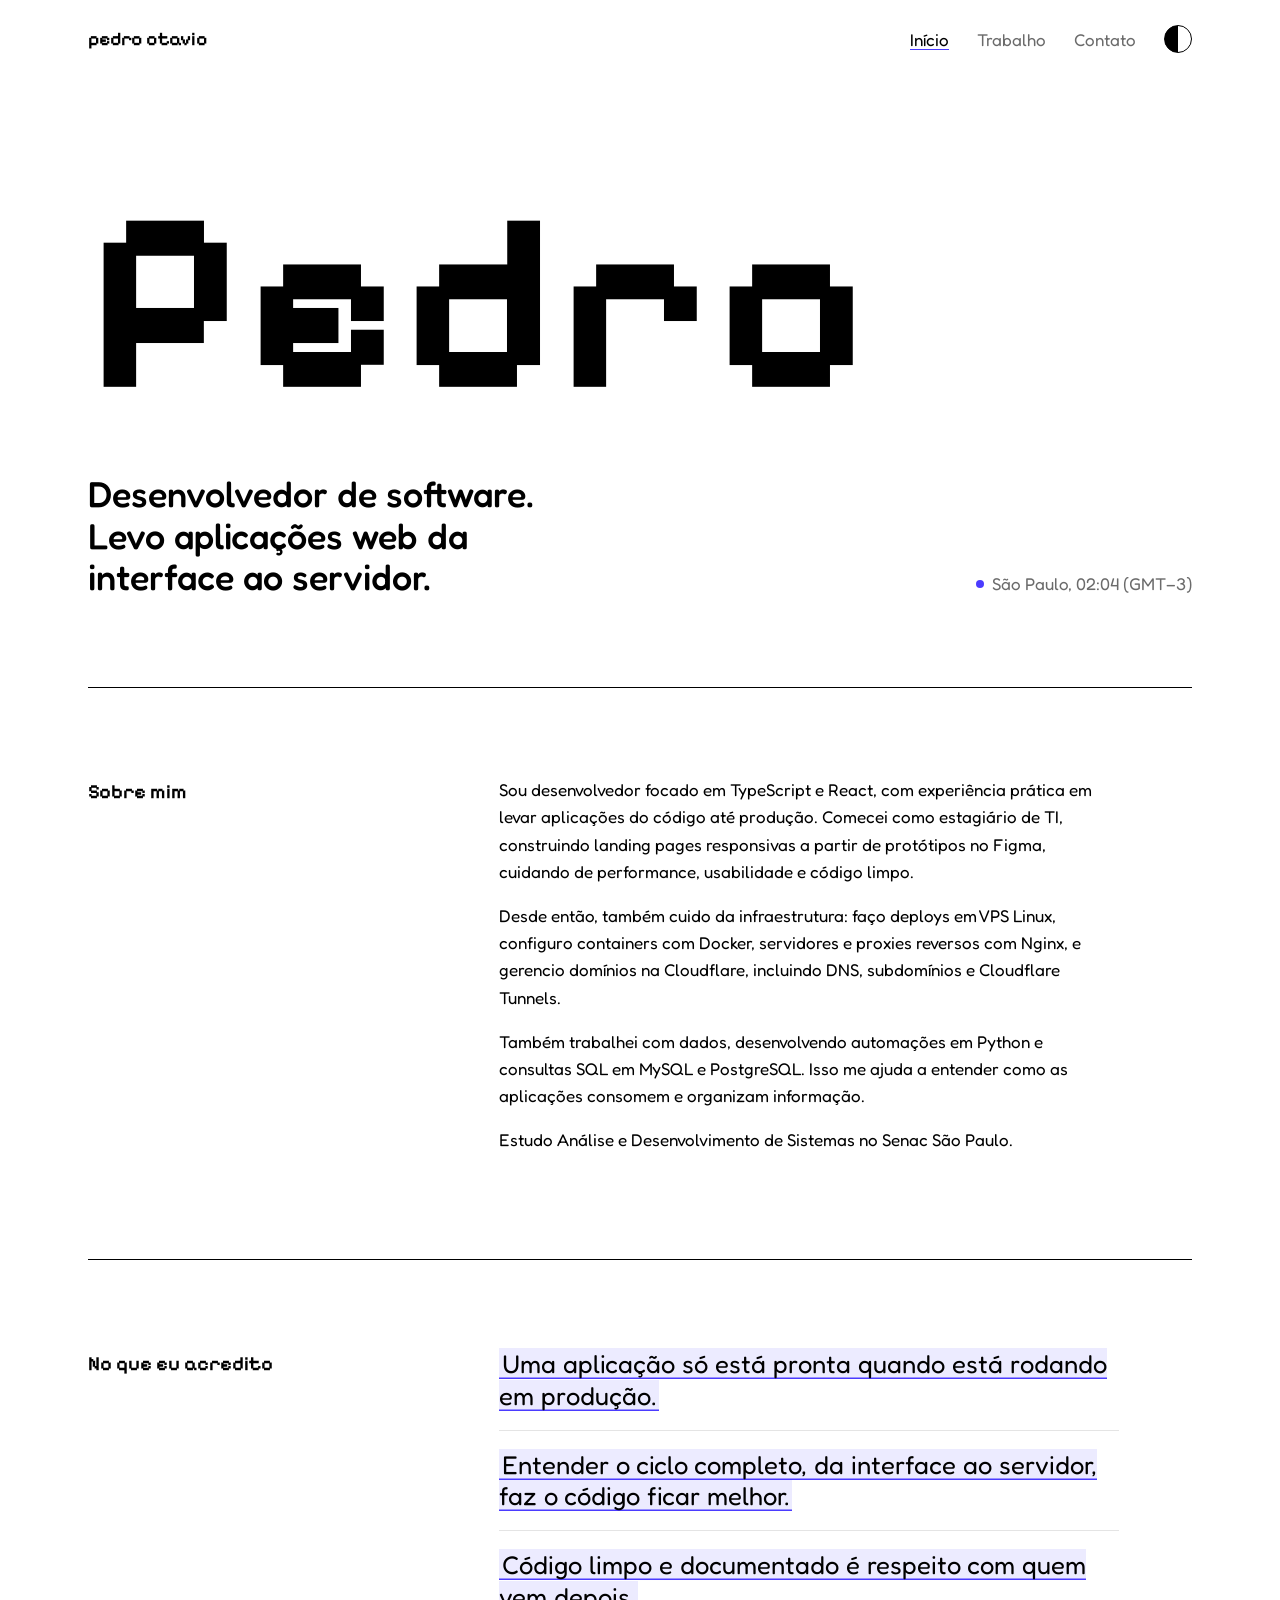
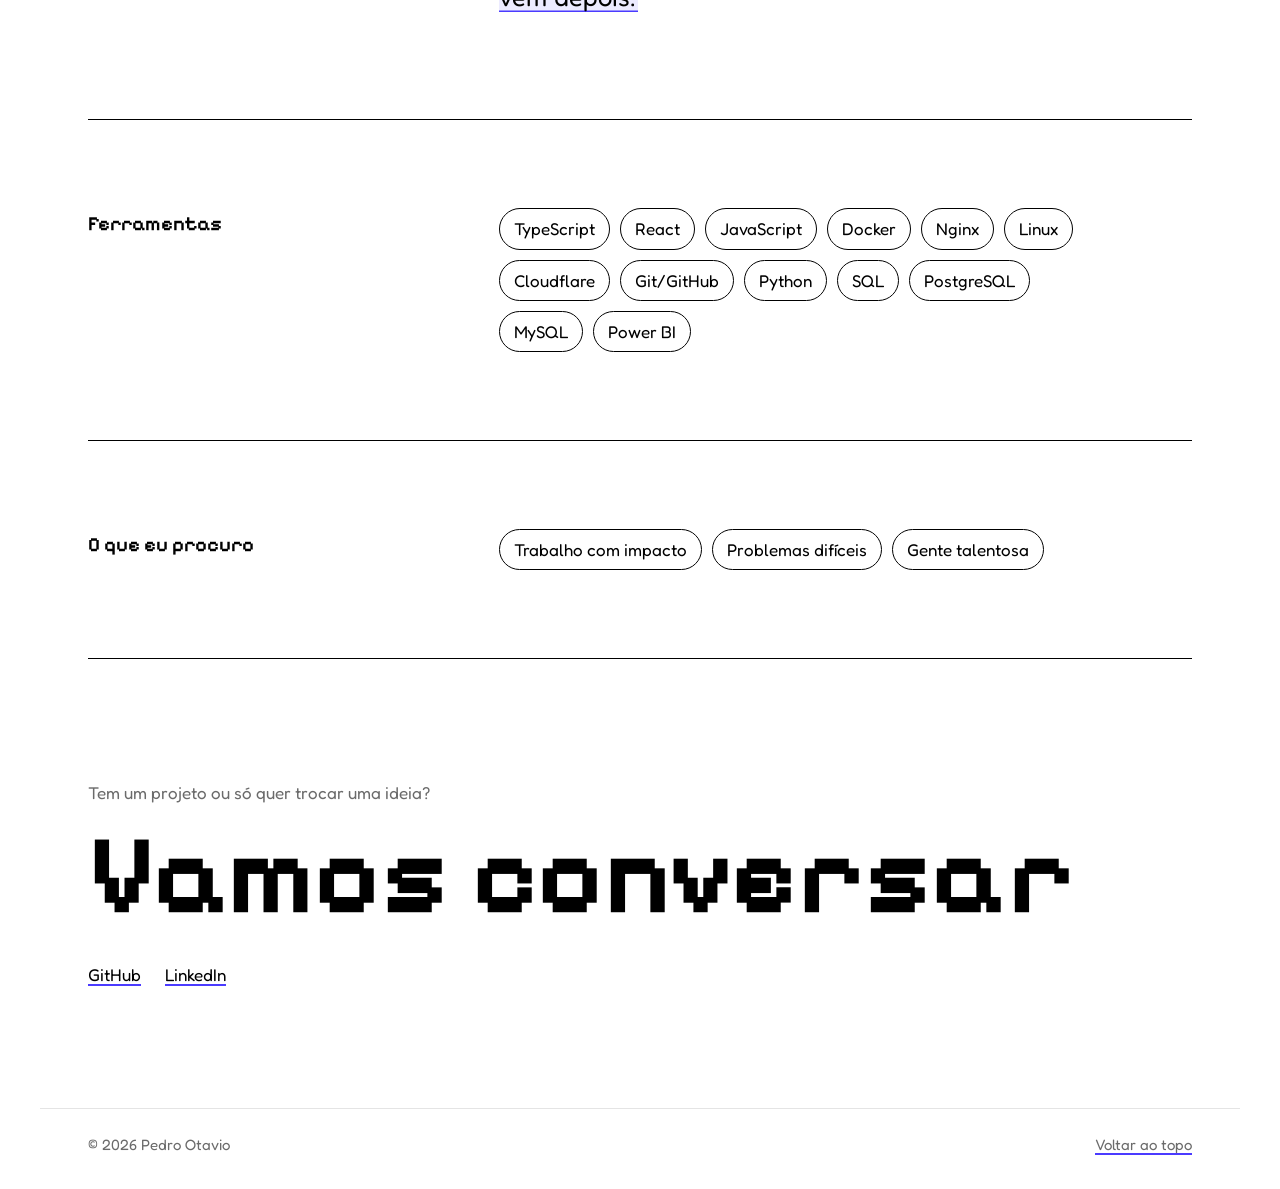
<file: index.html>
<!doctype html>
<html lang="pt-BR">
<head>
  <meta charset="utf-8">
  <meta name="viewport" content="width=device-width, initial-scale=1">
  <title>Pedro Otavio</title>
  <meta name="description" content="Pedro Otavio, desenvolvedor de software em São Paulo. TypeScript, React, Docker, Nginx e Cloudflare.">
  <script>
    try { const t = localStorage.getItem("theme"); if (t) document.documentElement.dataset.theme = t; } catch (e) {}
  </script>
  <link rel="preconnect" href="https://fonts.googleapis.com">
  <link rel="preconnect" href="https://fonts.gstatic.com" crossorigin>
  <link href="https://fonts.googleapis.com/css2?family=Fredoka:wght@300..700&family=Pixelify+Sans:wght@400..700&display=swap" rel="stylesheet">
  <link rel="stylesheet" href="style.css">
</head>
<body>
  <header class="site-header wrap">
    <a class="brand" href="index.html">pedro otavio</a>
    <nav class="nav" aria-label="Principal">
      <a href="index.html" aria-current="page">Início</a>
      <a href="trabalho.html">Trabalho</a>
      <a href="#contato">Contato</a>
      <button class="theme-toggle" type="button" aria-label="Alternar tema claro/escuro"></button>
    </nav>
  </header>

  <main>
    <section class="hero wrap">
      <h1 class="name">Pedro</h1>
      <div class="hero-meta">
        <p class="tagline">Desenvolvedor de software. Levo aplicações web da interface ao servidor.</p>
        <p class="where">
          <span class="live" aria-hidden="true"></span>São Paulo, <span data-clock="America/Sao_Paulo">--:--</span> (GMT−3)
        </p>
      </div>
    </section>

    <div class="wrap">
      <section class="section" id="sobre">
        <h2>Sobre mim</h2>
        <div class="section-body">
          <p>Sou desenvolvedor focado em TypeScript e React, com experiência prática em levar aplicações do código até produção. Comecei como estagiário de TI, construindo landing pages responsivas a partir de protótipos no Figma, cuidando de performance, usabilidade e código limpo.</p>
          <p>Desde então, também cuido da infraestrutura: faço deploys em VPS Linux, configuro containers com Docker, servidores e proxies reversos com Nginx, e gerencio domínios na Cloudflare, incluindo DNS, subdomínios e Cloudflare Tunnels.</p>
          <p>Também trabalhei com dados, desenvolvendo automações em Python e consultas SQL em MySQL e PostgreSQL. Isso me ajuda a entender como as aplicações consomem e organizam informação.</p>
          <p>Estudo Análise e Desenvolvimento de Sistemas no Senac São Paulo.</p>
        </div>
      </section>

      <section class="section">
        <h2>No que eu acredito</h2>
        <div class="section-body">
          <!-- TODO: rascunhos a partir do seu currículo. Ajuste com suas palavras e remova o <span class="ph">. -->
          <ul class="statements">
            <li><span class="ph">Uma aplicação só está pronta quando está rodando em produção.</span></li>
            <li><span class="ph">Entender o ciclo completo, da interface ao servidor, faz o código ficar melhor.</span></li>
            <li><span class="ph">Código limpo e documentado é respeito com quem vem depois.</span></li>
          </ul>
        </div>
      </section>

      <section class="section">
        <h2>Ferramentas</h2>
        <div class="section-body">
          <ul class="inline-list">
            <li>TypeScript</li>
            <li>React</li>
            <li>JavaScript</li>
            <li>Docker</li>
            <li>Nginx</li>
            <li>Linux</li>
            <li>Cloudflare</li>
            <li>Git/GitHub</li>
            <li>Python</li>
            <li>SQL</li>
            <li>PostgreSQL</li>
            <li>MySQL</li>
            <li>Power BI</li>
          </ul>
        </div>
      </section>

      <section class="section">
        <h2>O que eu procuro</h2>
        <div class="section-body">
          <!-- TODO: ajuste a lista -->
          <ul class="inline-list">
            <li>Trabalho com impacto</li>
            <li>Problemas difíceis</li>
            <li>Gente talentosa</li>
          </ul>
        </div>
      </section>

      <section class="contact" id="contato">
        <p>Tem um projeto ou só quer trocar uma ideia?</p>
        <a class="big-link" href="mailto:po82184@gmail.com">Vamos conversar</a>
        <ul class="socials">
          <li><a href="https://github.com/P3pu">GitHub</a></li>
          <li><a href="https://www.linkedin.com/in/pedro-otavio-ti/">LinkedIn</a></li>
        </ul>
      </section>
    </div>
  </main>

  <footer class="site-footer wrap">
    <span>© 2026 Pedro Otavio</span>
    <a href="#">Voltar ao topo</a>
  </footer>

  <script src="main.js"></script>
</body>
</html>
</file>
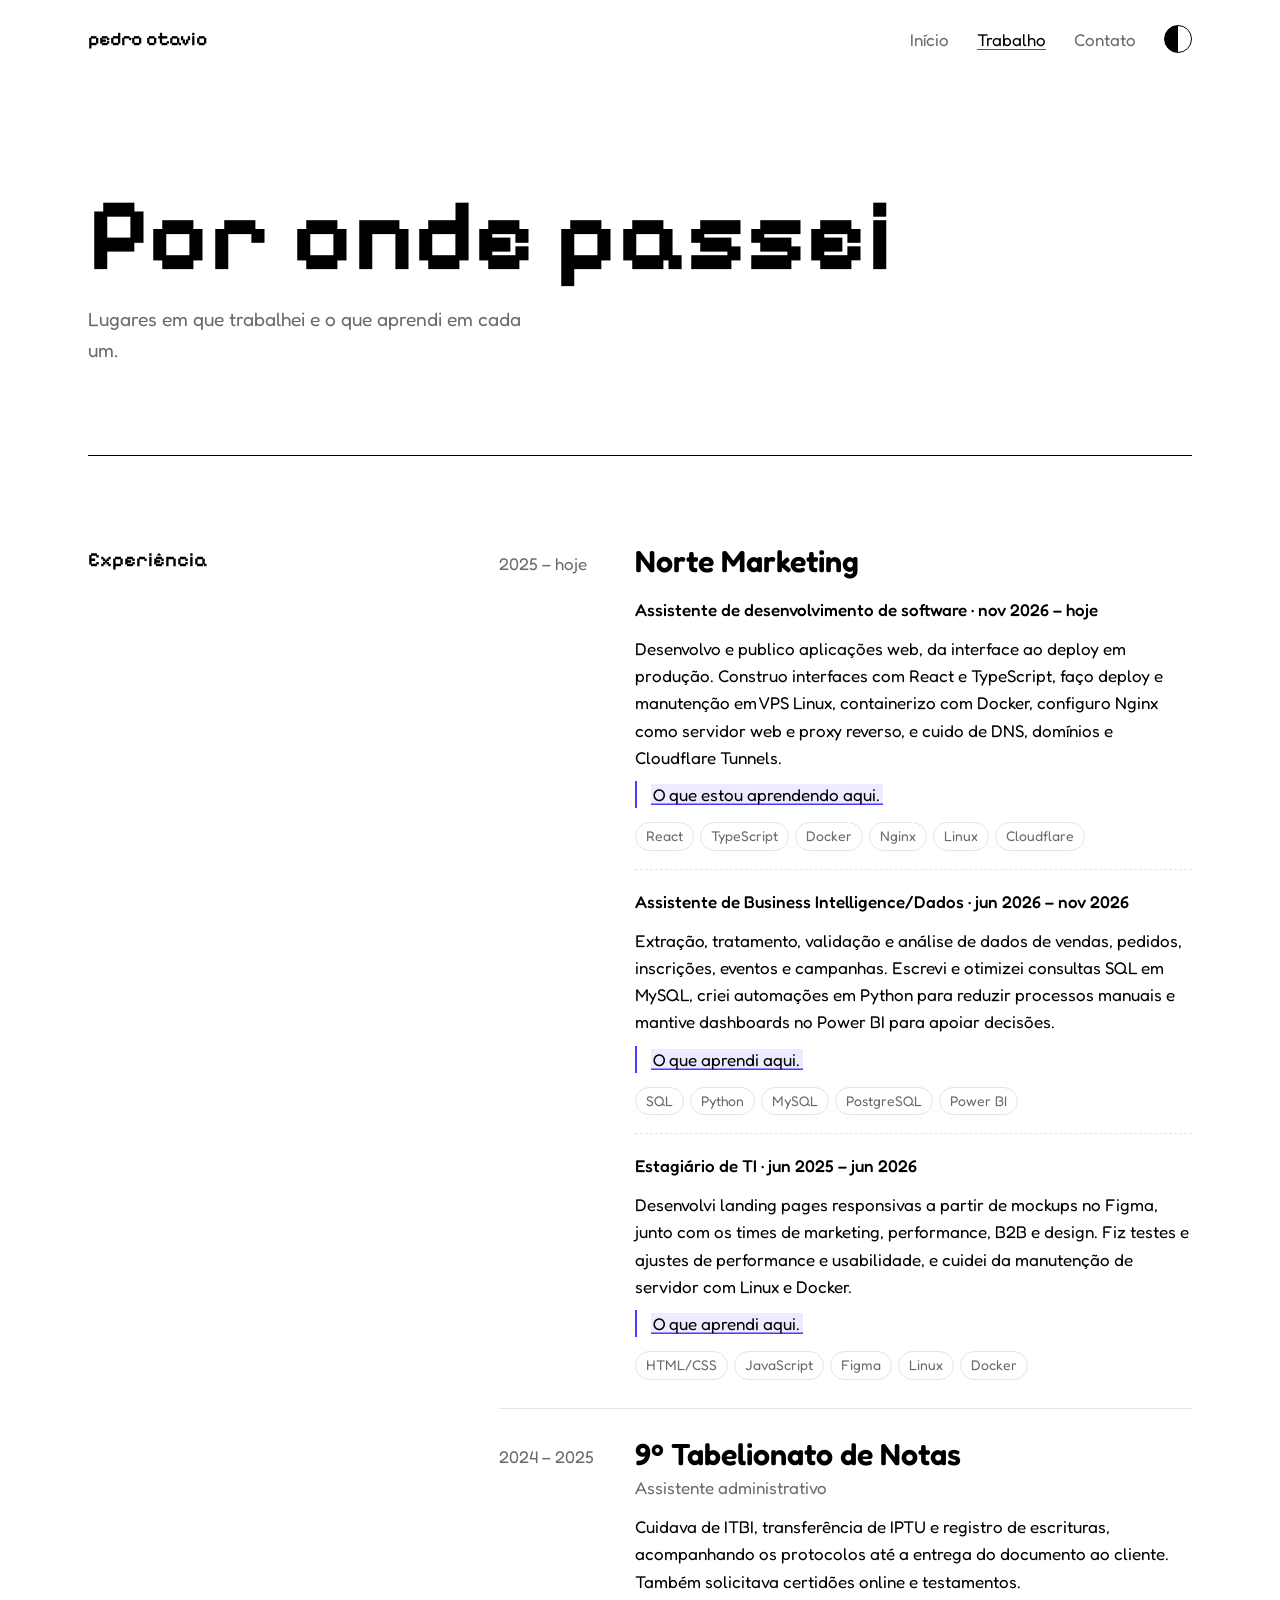
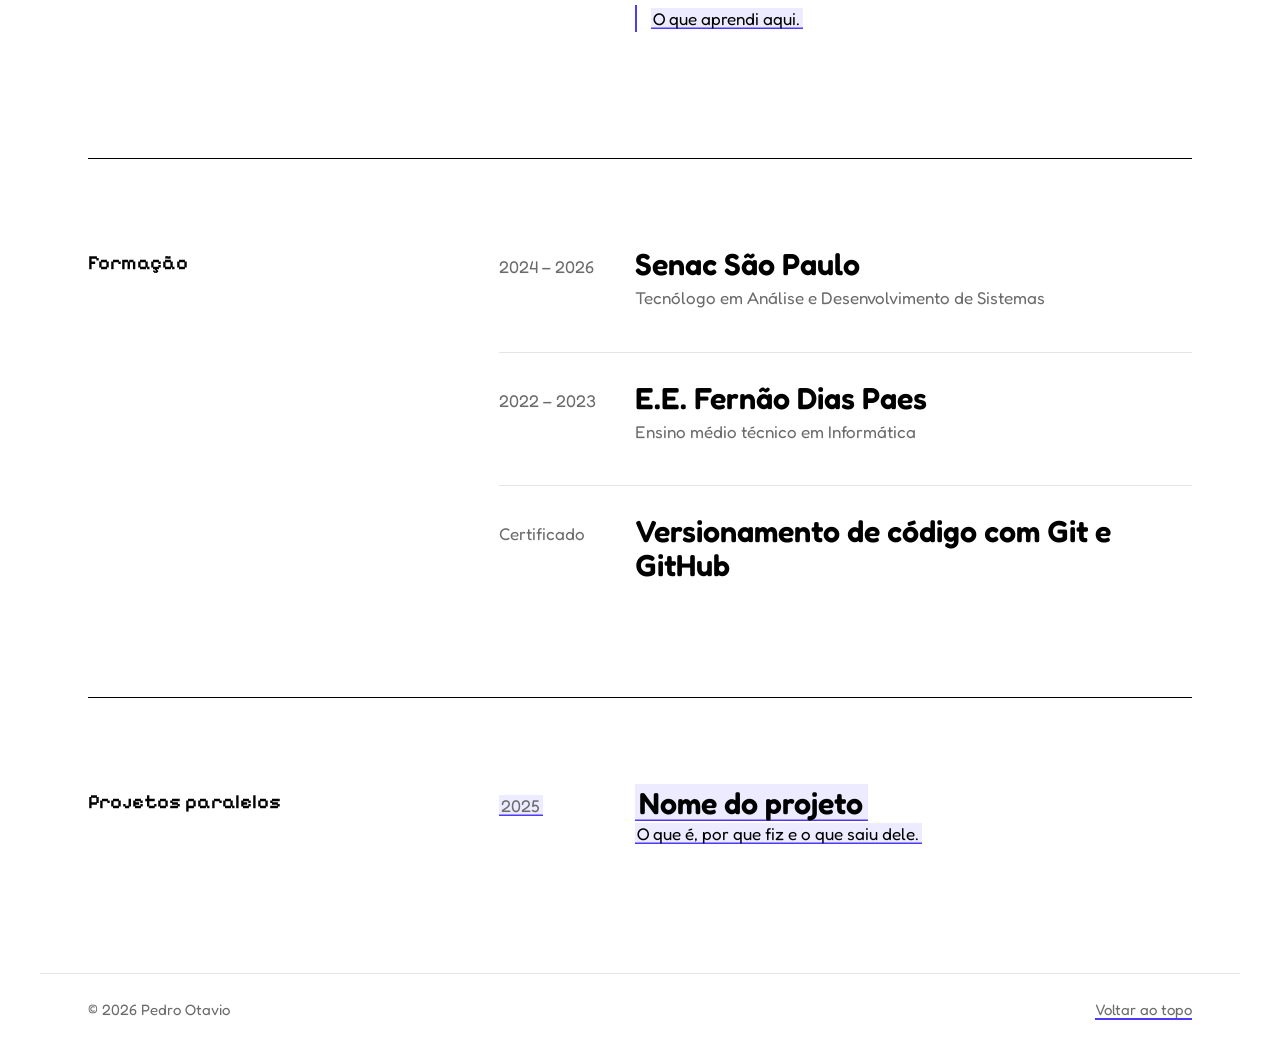
<file: trabalho.html>
<!doctype html>
<html lang="pt-BR">
<head>
  <meta charset="utf-8">
  <meta name="viewport" content="width=device-width, initial-scale=1">
  <title>Trabalho · Pedro Otavio</title>
  <meta name="description" content="Por onde passei e o que aprendi.">
  <script>
    try { const t = localStorage.getItem("theme"); if (t) document.documentElement.dataset.theme = t; } catch (e) {}
  </script>
  <link rel="preconnect" href="https://fonts.googleapis.com">
  <link rel="preconnect" href="https://fonts.gstatic.com" crossorigin>
  <link href="https://fonts.googleapis.com/css2?family=Fredoka:wght@300..700&family=Pixelify+Sans:wght@400..700&display=swap" rel="stylesheet">
  <link rel="stylesheet" href="style.css">
</head>
<body>
  <header class="site-header wrap">
    <a class="brand" href="index.html">pedro otavio</a>
    <nav class="nav" aria-label="Principal">
      <a href="index.html">Início</a>
      <a href="trabalho.html" aria-current="page">Trabalho</a>
      <a href="index.html#contato">Contato</a>
      <button class="theme-toggle" type="button" aria-label="Alternar tema claro/escuro"></button>
    </nav>
  </header>

  <main class="wrap">
    <section class="hero">
      <h1 class="page-title">Por onde passei</h1>
      <p class="page-intro">Lugares em que trabalhei e o que aprendi em cada um.</p>
    </section>

    <section class="section">
      <h2>Experiência</h2>
      <!--
        Para adicionar uma experiência, copie um bloco <li class="job"> inteiro.
        Vários cargos na mesma empresa: um <div class="stint"> para cada.
        Mais recente primeiro.
      -->
      <ol class="jobs">
        <li class="job">
          <span class="when">2025 – hoje</span>
          <div>
            <h3>Norte Marketing</h3>

            <div class="stint">
              <p class="role">Assistente de desenvolvimento de software · nov 2026 – hoje</p>
              <p>Desenvolvo e publico aplicações web, da interface ao deploy em produção. Construo interfaces com React e TypeScript, faço deploy e manutenção em VPS Linux, containerizo com Docker, configuro Nginx como servidor web e proxy reverso, e cuido de DNS, domínios e Cloudflare Tunnels.</p>
              <p class="learnt"><span class="ph">O que estou aprendendo aqui.</span></p>
              <ul class="tags"><li>React</li><li>TypeScript</li><li>Docker</li><li>Nginx</li><li>Linux</li><li>Cloudflare</li></ul>
            </div>

            <div class="stint">
              <p class="role">Assistente de Business Intelligence/Dados · jun 2026 – nov 2026</p>
              <p>Extração, tratamento, validação e análise de dados de vendas, pedidos, inscrições, eventos e campanhas. Escrevi e otimizei consultas SQL em MySQL, criei automações em Python para reduzir processos manuais e mantive dashboards no Power BI para apoiar decisões.</p>
              <p class="learnt"><span class="ph">O que aprendi aqui.</span></p>
              <ul class="tags"><li>SQL</li><li>Python</li><li>MySQL</li><li>PostgreSQL</li><li>Power BI</li></ul>
            </div>

            <div class="stint">
              <p class="role">Estagiário de TI · jun 2025 – jun 2026</p>
              <p>Desenvolvi landing pages responsivas a partir de mockups no Figma, junto com os times de marketing, performance, B2B e design. Fiz testes e ajustes de performance e usabilidade, e cuidei da manutenção de servidor com Linux e Docker.</p>
              <p class="learnt"><span class="ph">O que aprendi aqui.</span></p>
              <ul class="tags"><li>HTML/CSS</li><li>JavaScript</li><li>Figma</li><li>Linux</li><li>Docker</li></ul>
            </div>
          </div>
        </li>

        <li class="job">
          <span class="when">2024 – 2025</span>
          <div>
            <h3>9º Tabelionato de Notas</h3>
            <p class="role">Assistente administrativo</p>
            <p>Cuidava de ITBI, transferência de IPTU e registro de escrituras, acompanhando os protocolos até a entrega do documento ao cliente. Também solicitava certidões online e testamentos.</p>
            <p class="learnt"><span class="ph">O que aprendi aqui.</span></p>
          </div>
        </li>
      </ol>
    </section>

    <section class="section">
      <h2>Formação</h2>
      <ul class="jobs">
        <li class="job">
          <span class="when">2024 – 2026</span>
          <div>
            <h3>Senac São Paulo</h3>
            <p class="role">Tecnólogo em Análise e Desenvolvimento de Sistemas</p>
          </div>
        </li>
        <li class="job">
          <span class="when">2022 – 2023</span>
          <div>
            <h3>E.E. Fernão Dias Paes</h3>
            <p class="role">Ensino médio técnico em Informática</p>
          </div>
        </li>
        <li class="job">
          <span class="when">Certificado</span>
          <div>
            <h3>Versionamento de código com Git e GitHub</h3>
          </div>
        </li>
      </ul>
    </section>

    <section class="section">
      <h2>Projetos paralelos</h2>
      <!-- TODO: projetos do seu GitHub -->
      <ul class="jobs">
        <li class="job">
          <span class="when"><span class="ph">2025</span></span>
          <div>
            <h3><a href="https://github.com/P3pu"><span class="ph">Nome do projeto</span></a></h3>
            <p><span class="ph">O que é, por que fiz e o que saiu dele.</span></p>
          </div>
        </li>
      </ul>
    </section>
  </main>

  <footer class="site-footer wrap">
    <span>© 2026 Pedro Otavio</span>
    <a href="#">Voltar ao topo</a>
  </footer>

  <script src="main.js"></script>
</body>
</html>
</file>
<file: style.css>
/* ============================================================
   Tokens — preto, branco e um único acento azul-violeta
   ============================================================ */
:root {
  --bg: #ffffff;
  --fg: #000000;
  --muted: #6b6b6b;
  --line: #e4e4e4;
  --accent: #4b3bff;
  --accent-soft: rgba(75, 59, 255, 0.1);

  --font: "Fredoka", system-ui, sans-serif;
  --display: "Pixelify Sans", "Fredoka", monospace;
  --gutter: clamp(16px, 4vw, 48px);
  --measure: 62ch;
  color-scheme: light;
}

@media (prefers-color-scheme: dark) {
  :root:not([data-theme="light"]) {
    --bg: #000000;
    --fg: #ffffff;
    --muted: #8f8f8f;
    --line: #222222;
    --accent: #8c7dff;
    --accent-soft: rgba(140, 125, 255, 0.14);
    color-scheme: dark;
  }
}
:root[data-theme="dark"] {
  --bg: #000000;
  --fg: #ffffff;
  --muted: #8f8f8f;
  --line: #222222;
  --accent: #8c7dff;
  --accent-soft: rgba(140, 125, 255, 0.14);
  color-scheme: dark;
}

/* ============================================================
   Base
   ============================================================ */
*, *::before, *::after { box-sizing: border-box; }

html { -webkit-text-size-adjust: 100%; }

body {
  margin: 0;
  background: var(--bg);
  color: var(--fg);
  font-family: var(--font);
  font-size: 1.0625rem;
  line-height: 1.6;
  transition: background-color 0.3s ease, color 0.3s ease;
}

::selection { background: var(--accent); color: #fff; }

a { color: inherit; text-decoration-color: var(--accent); text-underline-offset: 0.2em; text-decoration-thickness: 1.5px; }
a:hover { color: var(--accent); }

:focus-visible { outline: 2px solid var(--accent); outline-offset: 3px; border-radius: 2px; }

.wrap { width: 100%; max-width: 1200px; margin: 0 auto; padding: 0 var(--gutter); }

/* Placeholder: marca visualmente o que ainda falta preencher.
   Remova a classe "ph" quando escrever o conteúdo real. */
.ph {
  background: var(--accent-soft);
  box-shadow: inset 0 -1.5px 0 var(--accent);
  padding: 0 0.15em;
}

/* ============================================================
   Header
   ============================================================ */
.site-header {
  display: flex;
  align-items: center;
  justify-content: space-between;
  gap: 16px;
  padding-top: 24px;
  padding-bottom: 24px;
}

.brand {
  font-family: var(--display);
  font-size: 1.2rem;
  font-weight: 600;
  text-decoration: none;
  white-space: nowrap;
}

.nav { display: flex; align-items: center; gap: clamp(14px, 3vw, 28px); }
.nav a { text-decoration: none; color: var(--muted); }
.nav a:hover, .nav a[aria-current="page"] { color: var(--fg); }
.nav a[aria-current="page"] { text-decoration: underline; text-decoration-color: var(--accent); }

.theme-toggle {
  width: 28px; height: 28px;
  padding: 0;
  border: 1.5px solid var(--fg);
  border-radius: 50%;
  background: linear-gradient(90deg, var(--fg) 50%, var(--bg) 50%);
  cursor: pointer;
  transition: transform 0.4s ease;
}
.theme-toggle:hover { transform: rotate(180deg); }

/* ============================================================
   Hero — o nome é o elemento principal da página
   ============================================================ */
.hero { padding-top: clamp(48px, 12vh, 140px); padding-bottom: clamp(48px, 10vh, 120px); }

.name {
  margin: 0;
  font-family: var(--display);
  font-size: clamp(4.5rem, 22vw, 16rem);
  line-height: 0.9;
  letter-spacing: 0.01em;
  font-weight: 700;
  user-select: none;
  white-space: nowrap;
}

/* Letras pulam perto do cursor, como num jogo de plataforma */
.name .ch {
  display: inline-block;
  transform: translateY(calc(var(--lift, 0) * -0.22em));
  transition: transform 0.25s steps(4, end), color 0.2s steps(2, end);
}
.name .ch.hot { color: var(--accent); }

.hero-meta {
  display: grid;
  grid-template-columns: minmax(0, 1fr) auto;
  align-items: end;
  gap: 24px;
  margin-top: clamp(28px, 5vw, 56px);
}

.tagline {
  margin: 0;
  max-width: 22ch;
  font-size: clamp(1.4rem, 3.2vw, 2.25rem);
  line-height: 1.15;
  letter-spacing: 0;
  font-weight: 500;
}

.where { margin: 0; color: var(--muted); text-align: right; font-variant-numeric: tabular-nums; }
.where .live {
  display: inline-block;
  width: 8px; height: 8px;
  margin-right: 8px;
  border-radius: 50%;
  background: var(--accent);
  vertical-align: 0.1em;
  animation: pulse 2.4s ease-in-out infinite;
}
@keyframes pulse { 50% { opacity: 0.25; } }

/* ============================================================
   Seções
   ============================================================ */
.section {
  display: grid;
  grid-template-columns: minmax(0, 1fr) minmax(0, 2fr);
  gap: 24px clamp(24px, 5vw, 80px);
  padding-top: clamp(40px, 7vw, 88px);
  padding-bottom: clamp(40px, 7vw, 88px);
  border-top: 1.5px solid var(--fg);
}

.section > h2 {
  margin: 0;
  font-family: var(--display);
  font-size: 1.25rem;
  font-weight: 600;
}

.section-body { max-width: var(--measure); }
.section-body p { margin: 0 0 1em; }

.statements { list-style: none; margin: 0; padding: 0; }
.statements li {
  padding: 18px 0;
  border-bottom: 1px solid var(--line);
  font-size: clamp(1.2rem, 2.2vw, 1.6rem);
  line-height: 1.25;
  letter-spacing: 0;
}
.statements li:first-child { padding-top: 0; }
.statements li:last-child { border-bottom: 0; }

.inline-list { list-style: none; margin: 0; padding: 0; display: flex; flex-wrap: wrap; gap: 10px; }
.inline-list li {
  padding: 6px 14px;
  border: 1.5px solid var(--fg);
  border-radius: 999px;
}

/* Contato */
.contact { padding-top: clamp(56px, 10vw, 120px); padding-bottom: clamp(56px, 10vw, 120px); border-top: 1.5px solid var(--fg); }
.contact p { margin: 0 0 16px; color: var(--muted); }
.big-link {
  display: inline-block;
  font-size: clamp(2.4rem, 9vw, 7rem);
  line-height: 0.95;
  font-family: var(--display);
  font-weight: 700;
  text-decoration: none;
  transition: transform 0.2s steps(3, end), color 0.2s steps(2, end);
}
.big-link:hover { color: var(--accent); transform: translate(4px, -4px); text-shadow: -4px 4px 0 var(--fg); }

.socials { list-style: none; margin: 32px 0 0; padding: 0; display: flex; flex-wrap: wrap; gap: 8px 24px; }

/* ============================================================
   Trabalho
   ============================================================ */
.page-title {
  margin: 0;
  font-size: clamp(2.6rem, 8vw, 6.5rem);
  line-height: 0.95;
  font-family: var(--display);
  font-weight: 700;
}
.page-intro { margin: 20px 0 0; color: var(--muted); font-size: 1.2rem; max-width: 40ch; }

.jobs { list-style: none; margin: 0; padding: 0; }
.job {
  display: grid;
  grid-template-columns: 7rem minmax(0, 1fr);
  gap: 8px 24px;
  padding: 28px 0;
  border-bottom: 1px solid var(--line);
}
.job:first-child { padding-top: 0; }
.job:last-child { border-bottom: 0; }

.job .when { color: var(--muted); font-variant-numeric: tabular-nums; padding-top: 0.35em; }
.job h3 {
  margin: 0;
  font-size: clamp(1.4rem, 2.6vw, 1.9rem);
  line-height: 1.1;
  letter-spacing: 0;
  font-weight: 600;
}
.job h3 a { text-decoration: none; }
.job .role { margin: 4px 0 12px; color: var(--muted); }
.job p { margin: 0 0 10px; }
.job .learnt { padding-left: 14px; border-left: 2px solid var(--accent); }
.stint { margin-top: 18px; }
.stint + .stint { padding-top: 18px; border-top: 1px dashed var(--line); }
.stint .role { margin-top: 0; color: var(--fg); font-weight: 500; }
.tags { list-style: none; margin: 14px 0 0; padding: 0; display: flex; flex-wrap: wrap; gap: 6px; }
.tags li { font-size: 0.875rem; padding: 2px 10px; border: 1px solid var(--line); border-radius: 999px; color: var(--muted); }

/* ============================================================
   Footer
   ============================================================ */
.site-footer {
  display: flex;
  justify-content: space-between;
  flex-wrap: wrap;
  gap: 8px 24px;
  padding-top: 24px;
  padding-bottom: 32px;
  border-top: 1px solid var(--line);
  color: var(--muted);
  font-size: 0.9375rem;
}

/* ============================================================
   Responsivo
   ============================================================ */
@media (max-width: 720px) {
  .nav a[href="index.html"] { display: none; }
  .section { grid-template-columns: 1fr; }
  .hero-meta { grid-template-columns: 1fr; }
  .where { text-align: left; }
  .job { grid-template-columns: 1fr; gap: 4px; }
  .job .when { padding-top: 0; }
}

@media (prefers-reduced-motion: reduce) {
  *, *::before, *::after { animation: none !important; transition: none !important; }
}
</file>
